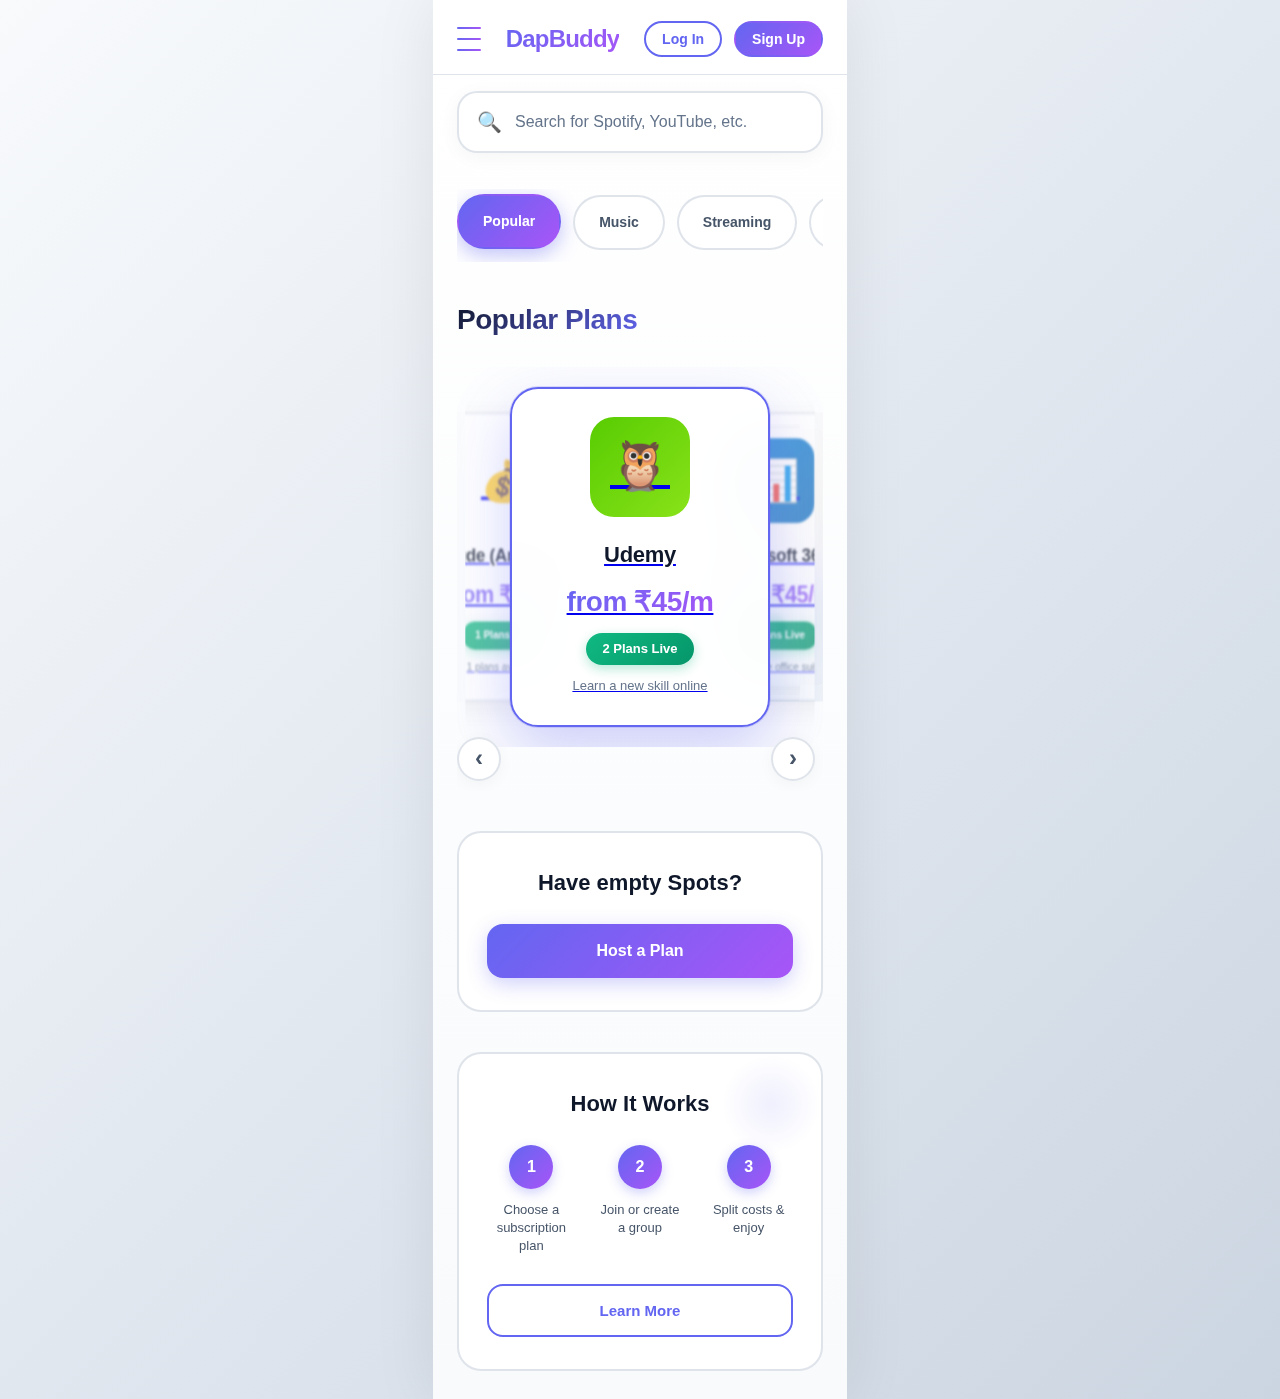
<file: index.html>
<!DOCTYPE html>
<html lang="en">
<head>
    <meta charset="UTF-8">
    <meta name="viewport" content="width=device-width, initial-scale=1.0">
    <!-- Standard PNG favicon -->
    <link rel="icon" type="image/png" href="assets/icons/Logo.png" sizes="32x32">

    <!-- Apple Touch Icon (for iOS/Android shortcuts) -->
    <link rel="apple-touch-icon" href="assets/icons/Logo.png">

    <title>DapBuddy - Never Pay the full price</title>
    <link rel="stylesheet" href="main.css">
</head>
<body>
    <div class="app-container">
        <header class="header">
            <div class="hamburger" id="hamburgerBtn">
                <span></span>
                <span></span>
                <span></span>
            </div>
            
            <div class="dropdown-menu" id="dropdownMenu">
                <div class="dropdown-section">
                    <div class="menu-item" data-page="subscriptions">
                        <span>Your Subscriptions</span>
                        <span class="menu-arrow">›</span>
                    </div>
                    <div class="menu-item" data-page="payment-methods">
                        <span>Payment Methods</span>
                        <span class="menu-arrow">›</span>
                    </div>
                    <div class="menu-item" data-page="wallet">
                        <span>In-App Wallet (Coins & Rewards)</span>
                        <span class="menu-arrow">›</span>
                    </div>
                    <div class="menu-item" data-page="achievements">
                        <span>Achievements / Badges</span>
                        <span class="menu-arrow">›</span>
                    </div>
                    <div class="menu-item" data-page="invite-earn">
                        <span>Invite & Earn</span>
                        <span class="menu-arrow">›</span>
                    </div>
                </div>
                
                <div class="dropdown-section">
                    <div class="setting-item">
                        <span>Dark Mode</span>
                        <div class="toggle-switch" id="themeToggle"></div>
                    </div>
                </div>
            </div>
            
            <div class="dropdown-overlay" id="dropdownOverlay"></div>
            
            <div class="logo">DapBuddy</div>

            <div class="header-actions">
                <div class="auth-buttons">
                    <button class="btn-secondary" id="loginBtn">Log In</button>
                    <button class="btn-primary" id="signupBtn">Sign Up</button>
                </div>
                <div class="profile-btn">
                    <span>U</span>
                </div>
            </div>

        </header>

        <main class="main-content">
            <div class="search-container">
                <input type="text" class="search-input" placeholder="Search for Spotify, YouTube, etc." id="searchInput">
                <div class="search-icon">🔍</div>
            </div>

            <div class="category-filters">
                <div class="filters-scroll">
                    <div class="filter-pill active">Popular</div>
                    <div class="filter-pill">Music</div>
                    <div class="filter-pill">Streaming</div>
                    <div class="filter-pill">AI & Productivity</div>
                    <div class="filter-pill">Software</div>
                    <div class="filter-pill">Security</div>
                    <div class="filter-pill">Education</div>
                    <div class="filter-pill">Cloud Storage</div>
                    <div class="filter-pill">Games</div>
                    <div class="filter-pill">E-commerce</div>
                </div>
            </div>

            <section class="featured-slideshow">
                <div class="section-header">
                    <h2 class="section-title">Popular Plans</h2>
                    <div class="slideshow-indicators-container">
                        <div class="slideshow-indicators" id="slideshowIndicators"></div>
                    </div>
                </div>
                <div class="slideshow-container">
                    <div class="slideshow-viewport">
                        <div class="slideshow-track" id="slideshowTrack">
                        </div>
                    </div>
                    <div class="slideshow-nav">
                        <button class="nav-btn prev-btn" id="slidePrevBtn">‹</button>
                        <button class="nav-btn next-btn" id="slideNextBtn">›</button>
                    </div>
                </div>
            </section>
            <section class="host-plan-section">
                <h3>Have empty Spots?</h3>
                <button class="cta-button host-plan-btn" id="hostPlanBtn">Host a Plan</button>
            </section>

            <section class="how-it-works">
                <h3>How It Works</h3>
                <div class="steps-grid">
                    <div class="step">
                        <div class="step-number">1</div>
                        <div class="step-text">Choose a subscription plan</div>
                    </div>
                    <div class="step">
                        <div class="step-number">2</div>
                        <div class="step-text">Join or create a group</div>
                    </div>
                    <div class="step">
                        <div class="step-number">3</div>
                        <div class="step-text">Split costs & enjoy</div>
                    </div>
                </div>
                <button class="learn-more-btn"><span>Learn More</span></button>
            </section>
        </main>
    </div>

    <div class="profile-menu-overlay" id="profileMenuOverlay">
        <div class="profile-menu-background" id="profileMenuBackground"></div>
        <div class="profile-menu-content" id="profileMenuContent">
            <div class="profile-header">
                <button class="back-button" id="profileBackBtn">‹</button>
                <div class="profile-avatar-container">
                    <div class="profile-avatar" id="profileAvatar">
                        <span>U</span>
                        <div class="edit-avatar-btn" id="editAvatarBtn">✎</div>
                    </div>
                    <div class="username">@Username</div>
                </div>
            </div>
            
            <div class="profile-menu-items">
                <div class="profile-menu-item" data-page="account">
                    <span>Account</span>
                    <span class="menu-arrow">›</span>
                </div>
                <div class="profile-menu-item" data-page="notifications">
                    <span>Notifications</span>
                    <span class="menu-arrow">›</span>
                </div>
                <div class="profile-menu-item" data-page="privacy-legal">
                    <span>Privacy & Legal</span>
                    <span class="menu-arrow">›</span>
                </div>
                <div class="profile-menu-item" data-page="help-support">
                    <span>Help & Support</span>
                    <span class="menu-arrow">›</span>
                </div>
                <div class="profile-menu-item logout-item" id="logoutBtn">
                    <span>Logout</span>
                </div>
            </div>
        </div>
    </div>

    <div class="avatar-edit-sheet" id="avatarEditSheet">
        <div class="sheet-backdrop" id="sheetBackdrop"></div>
        <div class="sheet-content">
            <div class="sheet-header">
                <div class="sheet-handle"></div>
                <h3>Edit Profile Picture</h3>
            </div>
            <div class="sheet-options">
                <div class="sheet-option" id="removePhotoBtn">
                    <span class="option-icon">✕</span>
                    <span>Remove Profile Picture</span>
                </div>
                <div class="sheet-option" id="cameraBtn">
                    <span class="option-icon">📷</span>
                    <span>Open Camera</span>
                </div>
                <div class="sheet-option" id="uploadBtn">
                    <span class="option-icon">📁</span>
                    <span>Upload from Device</span>
                </div>
            </div>
        </div>
    </div>

    <div class="plan-details-overlay" id="planDetailsOverlay">
        <div class="close-btn" id="closeOverlayBtn">&times;</div>
        
        <div class="details-content">
            <div class="comparison-table">
                <div class="comparison-column">
                    <h3 id="officialPlanName">Spotify Std Plan ☹️👎🏻</h3>
                    <div class="price" id="officialPlanPrice">₹179/month</div>
                    <span>Official Price</span>
                </div>
                <div class="comparison-column">
                    <h3>DapBuddy's Plan 😎👍🏻</h3>
                    <div class="price" id="dapPlanPrice">₹60/month</div>
                    <span>Your Price</span>
                </div>
            </div>

            <button class="invite-btn">Invite a Friend & Save More</button>
            <button class="cta-button checkout-button">Proceed to Checkout</button>
            
            <div class="price-breakdown">
                <details>
                    <summary>Price Breakdown</summary>
                    <div class="breakdown-content">
                        <div class="breakdown-row">
                            <span>Base Price (per seat)</span>
                            <span id="basePrice">₹47.96</span>
                        </div>
                        <div class="breakdown-row">
                            <span>Platform Fee</span>
                            <span id="platformFee">₹10.20</span>
                        </div>
                        <div class="breakdown-row">
                            <span>GST (18%)</span>
                            <span id="gstAmount">₹1.84</span>
                        </div>
                        <hr style="border-color: rgba(100, 116, 139, 0.2); margin: 8px 0;">
                        <div class="breakdown-row" style="font-weight: bold; color: #f1f5f9;">
                            <span>Total</span>
                            <span id="totalPrice">₹60.00</span>
                        </div>
                    </div>
                </details>
            </div>
        </div>
    </div>
        <div class="auth-overlay" id="authOverlay">
        <div class="auth-modal" id="authModal">
            <button class="close-auth-btn" id="closeAuthBtn">&times;</button>
            
            <div class="auth-form" id="loginForm">
                <h3>Welcome Back</h3>
                <p>Log in to continue your journey.</p>
                <input type="email" id="loginEmail" placeholder="Email">
                <input type="password" id="loginPassword" placeholder="Password">
                <button class="cta-button" id="loginSubmitBtn">Log In</button>
                <span class="auth-toggle">Don't have an account? <a href="#" id="showSignUp">Sign Up</a></span>
            </div>

            <div class="auth-form" id="signUpForm" style="display: none;">
                <h3>Create Account</h3>
                <p>Join DapBuddy and start saving today.</p>
                <input type="email" id="signUpEmail" placeholder="Email">
                <input type="password" id="signUpPassword" placeholder="Password">
                <input type="text" id="signUpUsername" placeholder="Username">
                <button class="cta-button" id="signUpSubmitBtn">Create Account</button>
                <span class="auth-toggle">Already have an account? <a href="#" id="showLogin">Log In</a></span>
            </div>
        </div>
    </div>
    <script type="module" src="main.js"></script>
</body>
</html>
</file>
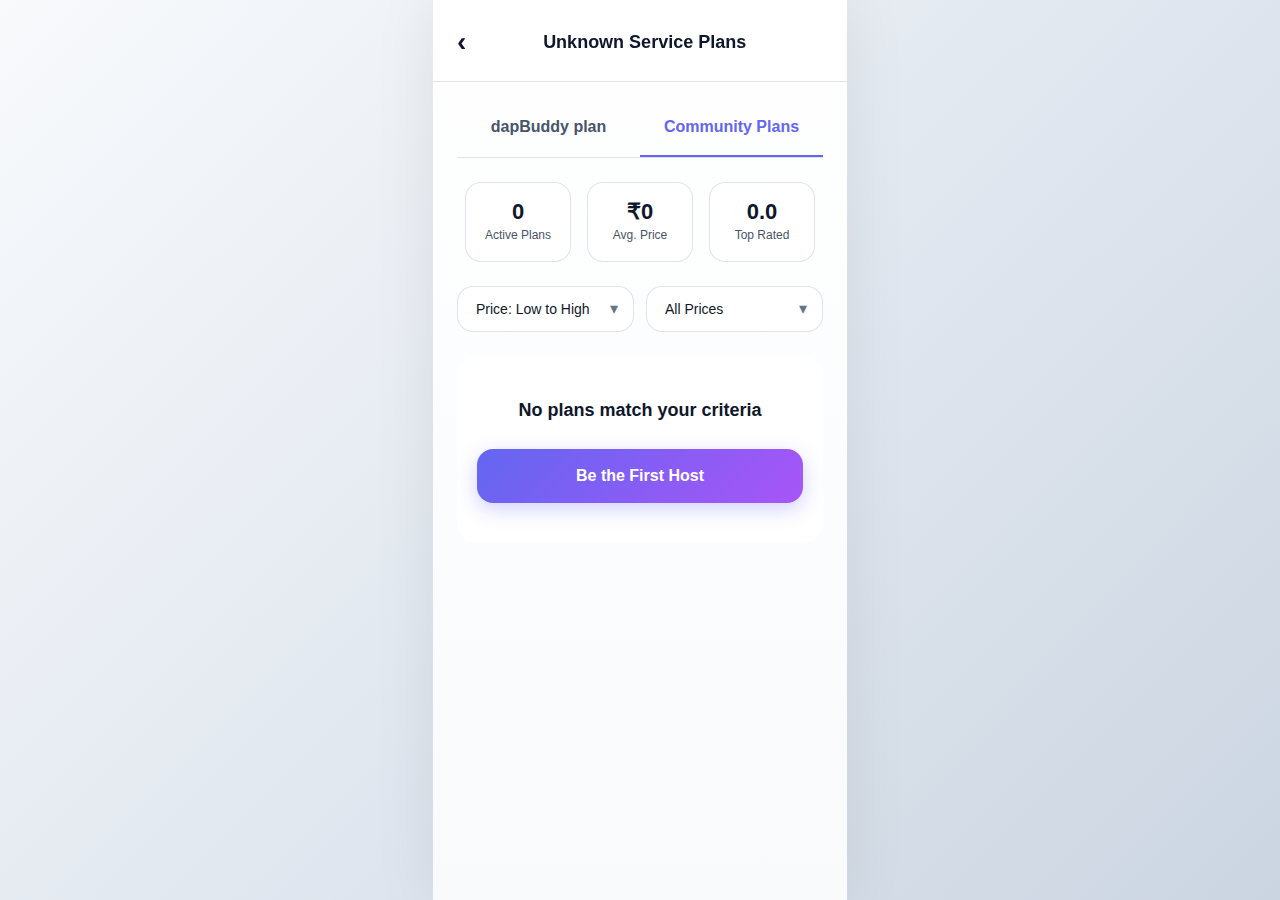
<file: marketplace.html>
<!DOCTYPE html>
<html lang="en">
<head>
    <meta charset="UTF-8">
    <meta name="viewport" content="width=device-width, initial-scale=1.0">
    <!-- Standard PNG favicon -->
    <link rel="icon" type="image/png" href="DapBuddy/assets/icons/Logo.png" sizes="32x32">

    <!-- Apple Touch Icon (for iOS/Android shortcuts) -->
    <link rel="apple-touch-icon" href="DapBuddy/assets/icons/Logo.png">

    <title>Marketplace - DapBuddy</title>
    <link rel="stylesheet" href="main.css">
</head>
<body>
    <div class="app-container">
        <header class="header">
            <a href="index.html" class="back-link">‹</a>
            <div class="header-title">Spotify Plans</div>
            <div class="header-actions">
            </div>
        </header>

        <main class="main-content">
            
            <div class="plan-tabs">
                <a href="#" class="plan-tab" id="dapbuddyPlanTab">dapBuddy plan</a>
                <a href="#" class="plan-tab active" id="communityPlansTab">Community Plans</a>
            </div>

            <div class="marketplace-stats">
                <div class="stat-item">
                    <div class="stat-value" id="totalPlans">0</div>
                    <div class="stat-label">Active Plans</div>
                </div>
                <div class="stat-item">
                    <div class="stat-value" id="avgPrice">₹--</div>
                    <div class="stat-label">Avg. Price</div>
                </div>
                <div class="stat-item">
                    <div class="stat-value" id="topRating">-.-</div>
                    <div class="stat-label">Top Rated</div>
                </div>
            </div>

            <div class="marketplace-filters">
                <div class="filter-dropdown">
                    <select class="filter-select" id="sortFilter">
                        <option value="price-low">Price: Low to High</option>
                        <option value="price-high">Price: High to Low</option>
                        <option value="rating">Rating: High to Low</option>
                        <option value="newest">Newest First</option>
                    </select>
                </div>
                <div class="filter-dropdown">
                    <select class="filter-select" id="priceFilter">
                        <option value="all">All Prices</option>
                        <option value="0-50">₹0 - ₹50</option>
                        <option value="50-70">₹50 - ₹70</option>
                        <option value="70+">₹70+</option>
                    </select>
                </div>
            </div>

            <div id="dapbuddy-plan-container" style="display: none;"></div>

            <div id="marketplace-container" class="marketplace-listings">

            <div id="marketplace-container" class="marketplace-listings">
            </div>
        </main>
    </div>

    <script type="module" src="main.js"></script>
</body>
</html>
</file>
<file: main.css>
/* Reset and Base Styles */
* {
    margin: 0;
    padding: 0;
    box-sizing: border-box;
}

:root {
    /* Dark Mode Colors (Default) */
    --bg-primary: linear-gradient(135deg, #0a0e27 0%, #16213e 50%, #1a2b52 100%);
    --bg-secondary: linear-gradient(180deg, #0a0e27 0%, #16213e 100%);
    --bg-card: rgba(30, 41, 69, 0.9);
    --bg-input: rgba(30, 41, 69, 0.7);
    --bg-filter: rgba(30, 41, 69, 0.7);
    --bg-header: rgba(10, 14, 39, 0.98);
    --text-primary: #f1f5f9;
    --text-secondary: #a7b3c7;
    --text-muted: #6b7791;
    --border-color: rgba(120, 140, 180, 0.15);
    --border-active: rgba(99, 102, 241, 0.4);
    --shadow-primary: rgba(0, 0, 0, 0.4);
    --shadow-light: rgba(0, 0, 0, 0.2);
    --accent-primary: #6366f1;
    --accent-secondary: #a855f7;
    --success-color: #10b981;
    --gradient-primary: linear-gradient(135deg, #6366f1 0%, #a855f7 100%);
    --gradient-success: linear-gradient(135deg, #10b981 0%, #059669 100%);
}

[data-theme="light"] {
    /* Light Mode Colors */
    --bg-primary: linear-gradient(135deg, #f8fafc 0%, #e2e8f0 50%, #cbd5e1 100%);
    --bg-secondary: linear-gradient(180deg, #ffffff 0%, #f8fafc 100%);
    --bg-card: rgba(255, 255, 255, 0.95);
    --bg-input: rgba(255, 255, 255, 0.9);
    --bg-filter: rgba(255, 255, 255, 0.9);
    --bg-header: rgba(255, 255, 255, 0.98);
    --text-primary: #0f172a;
    --text-secondary: #475569;
    --text-muted: #64748b;
    --border-color: rgba(148, 163, 184, 0.3);
    --border-active: rgba(99, 102, 241, 0.5);
    --shadow-primary: rgba(0, 0, 0, 0.08);
    --shadow-light: rgba(0, 0, 0, 0.04);
}

body {
    font-family: 'SF Pro Display', 'Inter', -apple-system, BlinkMacSystemFont, 'Segoe UI', Roboto, sans-serif;
    background: var(--bg-primary);
    color: var(--text-primary);
    min-height: 100vh;
    overflow-x: hidden;
    line-height: 1.6;
    transition: all 0.3s cubic-bezier(0.4, 0, 0.2, 1);
    -webkit-font-smoothing: antialiased;
    -moz-osx-font-smoothing: grayscale;
}

/* App Container */
.app-container {
    max-width: 414px;
    margin: 0 auto;
    background: var(--bg-secondary);
    min-height: 100vh;
    position: relative;
    box-shadow: 0 0 60px var(--shadow-primary);
    transition: all 0.3s cubic-bezier(0.4, 0, 0.2, 1);
}

/* Header Styles */
.header {
    display: flex;
    justify-content: space-between;
    align-items: center;
    padding: 20px 24px 16px;
    background: var(--bg-header);
    backdrop-filter: blur(30px);
    border-bottom: 1px solid var(--border-color);
    position: sticky;
    top: 0;
    z-index: 100;
    transition: all 0.3s cubic-bezier(0.4, 0, 0.2, 1);
}

.hamburger {
    width: 24px;
    height: 24px;
    display: flex;
    flex-direction: column;
    justify-content: space-between;
    cursor: pointer;
    transition: all 0.3s cubic-bezier(0.4, 0, 0.2, 1);
    position: relative;
    z-index: 110;
}

.hamburger span {
    width: 100%;
    height: 2px;
    background: var(--gradient-primary);
    border-radius: 2px;
    transition: all 0.3s cubic-bezier(0.4, 0, 0.2, 1);
    transform-origin: center;
}

.hamburger:hover span {
    box-shadow: 0 0 12px rgba(99, 102, 241, 0.6);
    transform: scaleY(1.2);
}

.hamburger.active span:nth-child(1) {
    transform: translateY(7px) rotate(45deg);
}

.hamburger.active span:nth-child(2) {
    opacity: 0;
    transform: scaleX(0);
}

.hamburger.active span:nth-child(3) {
    transform: translateY(-7px) rotate(-45deg);
}

/* Dropdown Menu */
.dropdown-menu {
    position: absolute;
    top: 100%;
    left: 24px;
    right: 24px;
    background: var(--bg-card);
    backdrop-filter: blur(30px);
    border: 1px solid var(--border-color);
    border-radius: 20px;
    box-shadow: 0 12px 40px var(--shadow-primary);
    transform: translateY(-20px);
    opacity: 0;
    visibility: hidden;
    transition: all 0.4s cubic-bezier(0.4, 0, 0.2, 1);
    z-index: 105;
    overflow: hidden;
}

.dropdown-menu.show {
    transform: translateY(8px);
    opacity: 1;
    visibility: visible;
}

.dropdown-section {
    padding: 24px;
    border-bottom: 1px solid var(--border-color);
}

.dropdown-section:last-child {
    border-bottom: none;
}

.menu-item {
    display: flex;
    justify-content: space-between;
    align-items: center;
    padding: 18px 0;
    color: var(--text-primary);
    font-size: 16px;
    font-weight: 500;
    cursor: pointer;
    transition: all 0.3s cubic-bezier(0.4, 0, 0.2, 1);
    border-bottom: 1px solid var(--border-color);
    border-radius: 8px;
    position: relative;
    overflow: hidden;
}

.menu-item:last-child {
    border-bottom: none;
}

.menu-item::before {
    content: '';
    position: absolute;
    left: 0;
    top: 0;
    height: 100%;
    width: 4px;
    background: var(--gradient-primary);
    transform: scaleY(0);
    transition: transform 0.3s cubic-bezier(0.4, 0, 0.2, 1);
    border-radius: 0 4px 4px 0;
}

.menu-item:hover {
    color: var(--accent-primary);
    transform: translateX(6px);
    background: rgba(99, 102, 241, 0.05);
    padding-left: 12px;
    padding-right: 12px;
}

.menu-item:hover::before {
    transform: scaleY(1);
}

.menu-arrow {
    color: var(--text-muted);
    font-size: 20px;
    transition: all 0.3s cubic-bezier(0.4, 0, 0.2, 1);
}

.menu-item:hover .menu-arrow {
    color: var(--accent-primary);
    transform: translateX(4px) scale(1.1);
}

.setting-item {
    display: flex;
    justify-content: space-between;
    align-items: center;
    padding: 16px 0;
    color: var(--text-secondary);
    font-size: 15px;
}

/* Toggle Switch */
.toggle-switch {
    position: relative;
    width: 52px;
    height: 28px;
    background: var(--border-color);
    border-radius: 14px;
    cursor: pointer;
    transition: all 0.3s cubic-bezier(0.4, 0, 0.2, 1);
    box-shadow: inset 0 2px 4px rgba(0, 0, 0, 0.1);
}

.toggle-switch.active {
    background: var(--gradient-primary);
    box-shadow: 0 4px 12px rgba(99, 102, 241, 0.3);
}

.toggle-switch::before {
    content: '';
    position: absolute;
    top: 2px;
    left: 2px;
    width: 24px;
    height: 24px;
    background: white;
    border-radius: 50%;
    transition: all 0.3s cubic-bezier(0.4, 0, 0.2, 1);
    box-shadow: 0 2px 8px rgba(0, 0, 0, 0.2);
}

.toggle-switch.active::before {
    transform: translateX(24px);
    box-shadow: 0 4px 12px rgba(0, 0, 0, 0.15);
}

.logo {
    font-size: 24px;
    font-weight: 800;
    background: var(--gradient-primary);
    -webkit-background-clip: text;
    -webkit-text-fill-color: transparent;
    background-clip: text;
    letter-spacing: -0.8px;
    position: relative;
}

.logo::after {
    content: '';
    position: absolute;
    bottom: -2px;
    left: 0;
    width: 100%;
    height: 2px;
    background: var(--gradient-primary);
    transform: scaleX(0);
    transition: transform 0.3s cubic-bezier(0.4, 0, 0.2, 1);
}

.logo:hover::after {
    transform: scaleX(1);
}

.profile-btn {
    width: 40px;
    height: 40px;
    background: var(--gradient-primary);
    border-radius: 50%;
    display: flex;
    align-items: center;
    justify-content: center;
    cursor: pointer;
    transition: all 0.3s cubic-bezier(0.4, 0, 0.2, 1);
    position: relative;
    overflow: hidden;
    box-shadow: 0 4px 12px rgba(99, 102, 241, 0.3);
}

.profile-btn::before {
    content: '';
    position: absolute;
    inset: 2px;
    background: var(--bg-header);
    border-radius: 50%;
    transition: all 0.3s cubic-bezier(0.4, 0, 0.2, 1);
}

.profile-btn span {
    position: relative;
    z-index: 1;
    font-size: 18px;
    font-weight: 700;
    background: var(--gradient-primary);
    -webkit-background-clip: text;
    -webkit-text-fill-color: transparent;
    background-clip: text;
}

.profile-btn:hover {
    transform: scale(1.1) rotate(5deg);
    box-shadow: 0 8px 25px rgba(99, 102, 241, 0.5);
}

.profile-btn:active {
    transform: scale(0.95);
}

/* Main Content */
.main-content {
    padding: 28px 24px;
    transition: all 0.3s cubic-bezier(0.4, 0, 0.2, 1);
}

/* Search Styles */
.search-container {
    position: relative;
    margin-bottom: 36px;
}

.search-input {
    width: 100%;
    padding: 20px 24px 20px 56px;
    background: var(--bg-input);
    backdrop-filter: blur(20px);
    border: 2px solid var(--border-color);
    border-radius: 20px;
    font-size: 16px;
    color: var(--text-primary);
    outline: none;
    transition: all 0.3s cubic-bezier(0.4, 0, 0.2, 1);
    box-shadow: 0 4px 20px var(--shadow-light);
    font-weight: 500;
}

.search-input::placeholder {
    color: var(--text-muted);
    font-weight: 400;
}

.search-input:focus {
    border-color: var(--accent-primary);
    box-shadow: 0 0 0 4px rgba(99, 102, 241, 0.1), 0 8px 30px rgba(99, 102, 241, 0.2);
    background: var(--bg-card);
    transform: translateY(-1px);
}

.search-icon {
    position: absolute;
    left: 20px;
    top: 50%;
    transform: translateY(-50%);
    font-size: 20px;
    color: var(--text-muted);
    transition: all 0.3s cubic-bezier(0.4, 0, 0.2, 1);
}

.search-input:focus + .search-icon {
    color: var(--accent-primary);
    transform: translateY(-50%) scale(1.1);
}

/* Filter Styles */
.category-filters {
    margin-bottom: 36px;
}

.filters-scroll {
    display: flex;
    gap: 12px;
    overflow-x: auto;
    padding: 6px 0 12px;
    scrollbar-width: none;
    -ms-overflow-style: none;
}

.filters-scroll::-webkit-scrollbar {
    display: none;
}

.filter-pill {
    flex-shrink: 0;
    padding: 14px 24px;
    border-radius: 28px;
    font-size: 14px;
    font-weight: 600;
    cursor: pointer;
    transition: all 0.3s cubic-bezier(0.4, 0, 0.2, 1);
    border: 2px solid var(--border-color);
    background: var(--bg-filter);
    color: var(--text-secondary);
    white-space: nowrap;
    position: relative;
    overflow: hidden;
}

.filter-pill::before {
    content: '';
    position: absolute;
    inset: 0;
    background: var(--gradient-primary);
    opacity: 0;
    transition: opacity 0.3s cubic-bezier(0.4, 0, 0.2, 1);
}

.filter-pill span {
    position: relative;
    z-index: 1;
}

.filter-pill.active {
    background: var(--gradient-primary);
    color: white;
    border-color: transparent;
    box-shadow: 0 6px 20px rgba(99, 102, 241, 0.4);
    transform: translateY(-1px);
}

.filter-pill:hover:not(.active) {
    background: var(--bg-card);
    color: var(--text-primary);
    transform: translateY(-2px);
    box-shadow: 0 4px 12px var(--shadow-light);
    border-color: var(--accent-primary);
}

.filter-pill:hover:not(.active)::before {
    opacity: 0.1;
}

/* Enhanced Slideshow Styles */
.featured-slideshow {
    margin-bottom: 40px;
}

.section-header {
    display: flex;
    justify-content: space-between;
    align-items: center;
    margin-bottom: 24px;
}

.section-title {
    font-size: 28px;
    font-weight: 800;
    color: var(--text-primary);
    background: linear-gradient(135deg, var(--text-primary), var(--accent-primary));
    -webkit-background-clip: text;
    -webkit-text-fill-color: transparent;
    background-clip: text;
    letter-spacing: -0.5px;
}

.slideshow-indicators {
    display: flex;
    gap: 8px;
    align-items: center;
    transition: transform 0.4s cubic-bezier(0.4, 0, 0.2, 1); /* ADD THIS LINE */
}

.indicator {
    width: 8px;
    height: 8px;
    border-radius: 50%;
    background: var(--border-color);
    transition: all 0.3s cubic-bezier(0.4, 0, 0.2, 1);
    cursor: pointer;
}

.indicator.active {
    background: var(--accent-primary);
    transform: scale(1.3);
    box-shadow: 0 0 10px rgba(99, 102, 241, 0.5);
}

.indicator:hover:not(.active) {
    background: var(--text-muted);
    transform: scale(1.1);
}

.slideshow-container {
    position: relative;
    width: 100%;
    overflow: hidden;
}

.slideshow-viewport {
    position: relative;
    width: 100%;
    height: 380px;
    overflow: hidden;
    perspective: 1200px;
    border-radius: 24px;
}
.slideshow-indicators-container {
    width: 90px; /* Sets a fixed viewport size for the indicators */
    overflow: hidden; /* Hides the indicators that overflow this viewport */
    position: relative;
}

.slideshow-track {
    position: relative;
    width: 100%;
    height: 100%;
    display: flex;
    align-items: center;
    justify-content: center;
    transition: transform 0.4s cubic-bezier(0.4, 0, 0.2, 1);
}

.slide {
    position: absolute;
    width: 260px;
    height: 340px;
    background: var(--bg-card);
    backdrop-filter: blur(30px);
    border: 2px solid var(--border-color);
    border-radius: 28px;
    padding: 28px 24px;
    transition: all 0.8s cubic-bezier(0.4, 0, 0.2, 1);
    opacity: 0.3;
    transform: scale(0.75) translateX(150px) rotateY(35deg);
    filter: blur(3px);
    z-index: 1;
    cursor: pointer;
    overflow: hidden;
    box-shadow: 0 8px 32px var(--shadow-primary);
}

.slide::before {
    content: '';
    position: absolute;
    top: 0;
    left: -100%;
    width: 100%;
    height: 100%;
    background: linear-gradient(90deg, transparent, rgba(99, 102, 241, 0.1), transparent);
    transition: left 0.8s cubic-bezier(0.4, 0, 0.2, 1);
}

.slide.active {
    opacity: 1;
    transform: scale(1) translateX(0) rotateY(0deg);
    filter: blur(0);
    z-index: 5;
    border-color: var(--accent-primary);
    box-shadow: 0 24px 60px rgba(99, 102, 241, 0.3), 0 0 0 1px rgba(99, 102, 241, 0.2);
}

.slide.active::before {
    left: 100%;
}

.slide.prev {
    opacity: 0.7;
    transform: scale(0.85) translateX(-160px) rotateY(-25deg);
    filter: blur(1px);
    z-index: 3;
}

.slide.next {
    opacity: 0.7;
    transform: scale(0.85) translateX(160px) rotateY(25deg);
    filter: blur(1px);
    z-index: 3;
}

.slide-content {
    display: flex;
    flex-direction: column;
    align-items: center;
    text-align: center;
    height: 100%;
    position: relative;
    overflow: hidden;
}

.slide-icon {
    width: 100px;
    height: 100px;
    margin-bottom: 20px;
    position: relative;
    display: flex;
    align-items: center;
    justify-content: center;
}

.service-logo {
    width: 100%;
    height: 100%;
    border-radius: 24px;
    display: flex;
    align-items: center;
    justify-content: center;
    font-size: 48px;
    font-weight: bold;
    color: white;
    position: relative;
    overflow: hidden;
    transition: all 0.3s cubic-bezier(0.4, 0, 0.2, 1);
}

.service-logo::before {
    content: '';
    position: absolute;
    inset: 0;
    background: linear-gradient(45deg, transparent 30%, rgba(255,255,255,0.1) 50%, transparent 70%);
    transform: translateX(-100%);
    transition: transform 0.6s ease;
}

.slide.active .service-logo::before {
    transform: translateX(100%);
}

.spotify { background: linear-gradient(135deg, #1db954, #1ed760); }
.netflix { background: linear-gradient(135deg, #e50914, #f40612); }
.chatgpt { background: linear-gradient(135deg, #10a37f, #1a7f64); }
.microsoft { background: linear-gradient(135deg, #0078d4, #106ebe); }
.nordvpn { background: linear-gradient(135deg, #4687ff, #52a3ff); }
.duolingo { background: linear-gradient(135deg, #58cc02, #89e219); }
.icloud { background: linear-gradient(135deg, #007aff, #5e9cff); }
.xbox { background: linear-gradient(135deg, #107c10, #13a010); }
.amazon { background: linear-gradient(135deg, #ff9900, #ffad33); }

.slide-info h3 {
    font-size: 22px;
    font-weight: 800;
    color: var(--text-primary);
    margin-bottom: 8px;
    letter-spacing: -0.3px;
}

.slide-price {
    font-size: 28px;
    font-weight: 900;
    background: var(--gradient-primary);
    -webkit-background-clip: text;
    -webkit-text-fill-color: transparent;
    background-clip: text;
    margin-bottom: 8px;
    letter-spacing: -0.5px;
}

.slide-savings {
    font-size: 13px;
    color: white;
    font-weight: 700;
    background: var(--gradient-success);
    padding: 6px 16px;
    border-radius: 20px;
    display: inline-block;
    margin-bottom: 12px;
    box-shadow: 0 4px 12px rgba(16, 185, 129, 0.3);
}

.slide-description {
    font-size: 13px;
    color: var(--text-muted);
    line-height: 1.4;
    font-weight: 500;
}

.slideshow-nav {
    position: relative;
    bottom: 10px;
    left: 50%;
    transform: translateX(-50%);
    display: flex;
    gap: 270px;
    z-index: 10;
}

.nav-btn {
    width: 44px;
    height: 44px;
    border-radius: 50%;
    border: 2px solid var(--border-color);
    background: var(--bg-card);
    backdrop-filter: blur(20px);
    color: var(--text-secondary);
    font-size: 24px;
    font-weight: bold;
    cursor: pointer;
    display: flex;
    align-items: center;
    justify-content: center;
    transition: all 0.3s cubic-bezier(0.4, 0, 0.2, 1);
    padding-bottom: 2px;
    box-shadow: 0 4px 16px var(--shadow-light);
}

.nav-btn:hover {
    background: var(--bg-input);
    color: var(--accent-primary);
    transform: scale(1.15);
    border-color: var(--accent-primary);
    box-shadow: 0 8px 24px rgba(99, 102, 241, 0.2);
}

.nav-btn:active {
    transform: scale(0.95);
}

/* How It Works Section */
.how-it-works {
    background: var(--bg-card);
    backdrop-filter: blur(20px);
    border: 2px solid var(--border-color);
    border-radius: 24px;
    padding: 32px 28px;
    margin-top: 40px;
    position: relative;
    overflow: hidden;
}

.how-it-works::before {
    content: '';
    position: absolute;
    top: 0;
    right: 0;
    width: 100px;
    height: 100px;
    background: radial-gradient(circle, rgba(99, 102, 241, 0.1) 0%, transparent 70%);
    border-radius: 50%;
}

.how-it-works h3 {
    font-size: 22px;
    font-weight: 700;
    color: var(--text-primary);
    margin-bottom: 24px;
    text-align: center;
}

.steps-grid {
    display: grid;
    grid-template-columns: repeat(3, 1fr);
    gap: 20px;
    margin-bottom: 28px;
}

.step {
    text-align: center;
    position: relative;
}

.step-number {
    width: 44px;
    height: 44px;
    background: var(--gradient-primary);
    color: white;
    border-radius: 50%;
    display: flex;
    align-items: center;
    justify-content: center;
    font-weight: 800;
    font-size: 16px;
    margin: 0 auto 12px;
    box-shadow: 0 4px 12px rgba(99, 102, 241, 0.3);
    transition: all 0.3s cubic-bezier(0.4, 0, 0.2, 1);
}

.step:hover .step-number {
    transform: scale(1.1) rotate(5deg);
    box-shadow: 0 6px 20px rgba(99, 102, 241, 0.4);
}

.step-text {
    font-size: 13px;
    color: var(--text-secondary);
    line-height: 1.4;
    font-weight: 500;
}

.learn-more-btn {
    width: 100%;
    padding: 16px 24px;
    background: transparent;
    color: var(--accent-primary);
    border: 2px solid var(--accent-primary);
    border-radius: 16px;
    font-size: 15px;
    font-weight: 700;
    cursor: pointer;
    transition: all 0.3s cubic-bezier(0.4, 0, 0.2, 1);
    position: relative;
    overflow: hidden;
}

.learn-more-btn::before {
    content: '';
    position: absolute;
    inset: 0;
    background: var(--gradient-primary);
    opacity: 0;
    transition: opacity 0.3s cubic-bezier(0.4, 0, 0.2, 1);
}

.learn-more-btn span {
    position: relative;
    z-index: 1;
}

.learn-more-btn:hover {
    color: white;
    transform: translateY(-2px);
    box-shadow: 0 8px 24px rgba(99, 102, 241, 0.3);
}

.learn-more-btn:hover::before {
    opacity: 1;
}

/* Button Styles */
.cta-button {
    width: 100%;
    padding: 18px 24px;
    background: var(--gradient-primary);
    color: white;
    border: none;
    border-radius: 16px;
    font-size: 16px;
    font-weight: 700;
    cursor: pointer;
    transition: all 0.3s cubic-bezier(0.4, 0, 0.2, 1);
    position: relative;
    overflow: hidden;
    box-shadow: 0 6px 20px rgba(99, 102, 241, 0.3);
}

.cta-button::before {
    content: '';
    position: absolute;
    top: 0;
    left: -100%;
    width: 100%;
    height: 100%;
    background: linear-gradient(90deg, transparent, rgba(255, 255, 255, 0.3), transparent);
    transition: left 0.6s ease;
}

.cta-button:hover::before {
    left: 100%;
}

.cta-button:hover {
    transform: translateY(-3px);
    box-shadow: 0 12px 36px rgba(99, 102, 241, 0.4);
}

.cta-button:active {
    transform: translateY(-1px);
}

/* Dropdown Menu Overlay */
.dropdown-overlay {
    position: fixed;
    inset: 0;
    background: transparent;
    z-index: 100;
    opacity: 0;
    visibility: hidden;
    transition: all 0.3s cubic-bezier(0.4, 0, 0.2, 1);
}

.dropdown-overlay.show {
    opacity: 1;
    visibility: visible;
}

/* Profile Menu and Other Components */
.profile-menu-overlay {
    position: fixed;
    inset: 0;
    z-index: 300;
    visibility: hidden;
    opacity: 0;
    transition: all 0.4s cubic-bezier(0.4, 0, 0.2, 1);
}

.profile-menu-overlay.visible {
    visibility: visible;
    opacity: 1;
}

.profile-menu-background {
    position: absolute;
    inset: 0;
    background: rgba(0, 0, 0, 0.6);
    backdrop-filter: blur(20px);
}

.profile-menu-content {
    position: absolute;
    top: 0;
    left: 0;
    right: 0;
    bottom: 0;
    background: var(--bg-secondary);
    transform: translateX(100%);
    transition: transform 0.4s cubic-bezier(0.4, 0, 0.2, 1);
    overflow-y: auto;
}

.profile-menu-overlay.visible .profile-menu-content {
    transform: translateX(0);
}

.profile-header {
    padding: 60px 24px 40px;
    text-align: center;
    background: var(--bg-header);
    border-bottom: 1px solid var(--border-color);
    position: relative;
}

.back-button {
    position: absolute;
    top: 20px;
    left: 24px;
    width: 44px;
    height: 44px;
    background: transparent;
    border: 2px solid var(--border-color);
    border-radius: 50%;
    display: flex;
    align-items: center;
    justify-content: center;
    font-size: 24px;
    color: var(--text-primary);
    cursor: pointer;
    transition: all 0.3s cubic-bezier(0.4, 0, 0.2, 1);
}

.back-button:hover {
    background: var(--bg-card);
    transform: scale(1.1);
    border-color: var(--accent-primary);
}

.profile-avatar-container {
    display: flex;
    flex-direction: column;
    align-items: center;
    gap: 16px;
}

.profile-avatar {
    width: 120px;
    height: 120px;
    background: var(--gradient-primary);
    border-radius: 50%;
    display: flex;
    align-items: center;
    justify-content: center;
    font-size: 48px;
    font-weight: 700;
    color: white;
    position: relative;
    box-shadow: 0 12px 40px rgba(99, 102, 241, 0.4);
    transition: all 0.3s cubic-bezier(0.4, 0, 0.2, 1);
}

.edit-avatar-btn {
    position: absolute;
    bottom: 0;
    right: 0;
    width: 36px;
    height: 36px;
    background: var(--bg-card);
    border: 2px solid var(--border-color);
    border-radius: 50%;
    display: flex;
    align-items: center;
    justify-content: center;
    font-size: 16px;
    color: var(--text-primary);
    cursor: pointer;
    transition: all 0.3s cubic-bezier(0.4, 0, 0.2, 1);
}

.edit-avatar-btn:hover {
    background: var(--accent-primary);
    color: white;
    transform: scale(1.1);
    border-color: var(--accent-primary);
}

.username {
    font-size: 20px;
    font-weight: 600;
    color: var(--accent-primary);
}

.profile-menu-items {
    padding: 32px 24px;
}

.profile-menu-item {
    display: flex;
    justify-content: space-between;
    align-items: center;
    padding: 20px 0;
    color: var(--text-primary);
    font-size: 18px;
    font-weight: 500;
    cursor: pointer;
    transition: all 0.3s cubic-bezier(0.4, 0, 0.2, 1);
    border-bottom: 1px solid var(--border-color);
    border-radius: 8px;
}

.profile-menu-item:last-child {
    border-bottom: none;
}

.profile-menu-item:hover {
    color: var(--accent-primary);
    transform: translateX(8px);
    background: rgba(99, 102, 241, 0.05);
    padding-left: 16px;
    padding-right: 16px;
}

.profile-menu-item:hover .menu-arrow {
    color: var(--accent-primary);
    transform: translateX(4px);
}

.logout-item {
    color: #ef4444 !important;
    margin-top: 20px;
    padding-top: 20px;
    border-top: 1px solid var(--border-color);
}

.logout-item:hover {
    color: #dc2626 !important;
    background: rgba(239, 68, 68, 0.1) !important;
}

/* Avatar Edit Bottom Sheet */
.avatar-edit-sheet {
    position: fixed;
    inset: 0;
    z-index: 400;
    visibility: hidden;
    opacity: 0;
    transition: all 0.3s cubic-bezier(0.4, 0, 0.2, 1);
}

.avatar-edit-sheet.visible {
    visibility: visible;
    opacity: 1;
}

.sheet-backdrop {
    position: absolute;
    inset: 0;
    background: rgba(0, 0, 0, 0.6);
    backdrop-filter: blur(15px);
}

.sheet-content {
    position: absolute;
    bottom: 0;
    left: 0;
    right: 0;
    background: var(--bg-card);
    border-radius: 28px 28px 0 0;
    padding: 28px 24px 32px;
    transform: translateY(100%);
    transition: transform 0.3s cubic-bezier(0.4, 0, 0.2, 1);
    border-top: 2px solid var(--border-color);
}

.avatar-edit-sheet.visible .sheet-content {
    transform: translateY(0);
}

.sheet-header {
    text-align: center;
    margin-bottom: 24px;
    position: relative;
}

.sheet-handle {
    width: 40px;
    height: 4px;
    background: var(--text-muted);
    border-radius: 2px;
    margin: 0 auto 16px;
    opacity: 0.5;
}

.sheet-header h3 {
    font-size: 18px;
    font-weight: 700;
    color: var(--text-primary);
}

.sheet-options {
    display: flex;
    flex-direction: column;
    gap: 4px;
}

.sheet-option {
    display: flex;
    align-items: center;
    gap: 16px;
    padding: 18px 16px;
    border-radius: 16px;
    cursor: pointer;
    transition: all 0.3s cubic-bezier(0.4, 0, 0.2, 1);
    font-size: 16px;
    color: var(--text-primary);
    font-weight: 500;
}

.sheet-option:hover {
    background: var(--bg-input);
    transform: translateX(4px);
}

.option-icon {
    width: 24px;
    height: 24px;
    display: flex;
    align-items: center;
    justify-content: center;
    font-size: 18px;
    color: var(--accent-primary);
}

/* Plan Details Overlay */
.plan-details-overlay {
    position: fixed;
    inset: 0;
    background: rgba(10, 14, 39, 0.9);
    backdrop-filter: blur(30px);
    z-index: 200;
    overflow-y: auto;
    padding: 24px;
    visibility: hidden;
    opacity: 0;
    transform: translateY(100%);
    transition: all 0.5s cubic-bezier(0.4, 0, 0.2, 1);
}

.plan-details-overlay.visible {
    visibility: visible;
    opacity: 1;
    transform: translateY(0);
}

.close-btn {
    position: sticky;
    top: 0;
    left: calc(100% - 40px);
    width: 40px;
    height: 40px;
    background: rgba(255, 255, 255, 0.1);
    border: 2px solid rgba(255, 255, 255, 0.2);
    color: white;
    border-radius: 50%;
    display: flex;
    align-items: center;
    justify-content: center;
    font-size: 24px;
    font-weight: bold;
    cursor: pointer;
    z-index: 210;
    transition: all 0.3s cubic-bezier(0.4, 0, 0.2, 1);
}

.close-btn:hover {
    background: rgba(255, 255, 255, 0.2);
    transform: scale(1.1) rotate(90deg);
    border-color: var(--accent-primary);
}

.details-content {
    padding-top: 40px;
}

.comparison-table {
    display: flex;
    flex-direction: column;
    gap: 20px;
    margin-bottom: 40px;
}

.comparison-column {
    flex: 1;
    background: var(--bg-card);
    border: 2px solid var(--border-color);
    border-radius: 20px;
    padding: 24px 20px;
    text-align: center;
    transition: all 0.3s cubic-bezier(0.4, 0, 0.2, 1);
}

.comparison-column:hover {
    transform: translateY(-4px);
    box-shadow: 0 12px 32px var(--shadow-primary);
}

.comparison-column h3 {
    font-size: 16px;
    font-weight: 600;
    margin-bottom: 12px;
    color: var(--text-secondary);
}

.comparison-column .price {
    font-size: 28px;
    font-weight: 800;
    margin-bottom: 8px;
}

.comparison-column:last-child {
    border-color: var(--accent-primary);
}

.comparison-column:last-child .price {
    background: var(--gradient-primary);
    -webkit-background-clip: text;
    -webkit-text-fill-color: transparent;
    background-clip: text;
}

.invite-btn {
    width: 100%;
    padding: 18px 24px;
    background: transparent;
    border: 2px solid var(--accent-primary);
    color: var(--accent-primary);
    border-radius: 16px;
    font-size: 16px;
    font-weight: 700;
    cursor: pointer;
    transition: all 0.3s cubic-bezier(0.4, 0, 0.2, 1);
    margin-bottom: 20px;
    position: relative;
    overflow: hidden;
}

.invite-btn::before {
    content: '';
    position: absolute;
    inset: 0;
    background: var(--gradient-primary);
    opacity: 0;
    transition: opacity 0.3s cubic-bezier(0.4, 0, 0.2, 1);
}

.invite-btn span {
    position: relative;
    z-index: 1;
}

.invite-btn:hover {
    color: white;
    transform: translateY(-2px);
    box-shadow: 0 8px 24px rgba(99, 102, 241, 0.3);
}

.invite-btn:hover::before {
    opacity: 1;
}

.checkout-button {
    margin-bottom: 40px;
}

/* Price Breakdown */
.price-breakdown details {
    background: var(--bg-card);
    border-radius: 16px;
    border: 2px solid var(--border-color);
    padding: 20px;
    transition: all 0.3s cubic-bezier(0.4, 0, 0.2, 1);
}

.price-breakdown details:hover {
    border-color: var(--accent-primary);
    box-shadow: 0 4px 16px rgba(99, 102, 241, 0.1);
}

.price-breakdown summary {
    font-weight: 700;
    cursor: pointer;
    list-style: none;
    display: flex;
    justify-content: space-between;
    align-items: center;
    color: var(--text-primary);
    font-size: 16px;
}

.price-breakdown summary::after {
    content: '+';
    font-size: 28px;
    color: var(--accent-primary);
    transition: transform 0.3s cubic-bezier(0.4, 0, 0.2, 1);
    font-weight: 300;
}

.price-breakdown details[open] summary::after {
    transform: rotate(45deg);
}

.breakdown-content {
    margin-top: 20px;
    padding-top: 20px;
    border-top: 1px solid var(--border-color);
    color: var(--text-secondary);
}

.breakdown-row {
    display: flex;
    justify-content: space-between;
    margin-bottom: 12px;
    font-size: 14px;
    font-weight: 500;
}

.breakdown-row:last-child {
    margin-bottom: 0;
}

/* Animations */
@keyframes bounce {
    0%, 20%, 50%, 80%, 100% { 
        transform: translateY(0); 
    }
    40% { 
        transform: translateY(-8px); 
    }
    60% { 
        transform: translateY(-4px); 
    }
}

@keyframes fadeInUp {
    from { 
        opacity: 0; 
        transform: translateY(40px); 
    }
    to { 
        opacity: 1; 
        transform: translateY(0); 
    }
}

@keyframes slideIn {
    from {
        opacity: 0;
        transform: translateX(-20px);
    }
    to {
        opacity: 1;
        transform: translateX(0);
    }
}

@keyframes pulse {
    0% {
        box-shadow: 0 0 0 0 rgba(99, 102, 241, 0.4);
    }
    70% {
        box-shadow: 0 0 0 10px rgba(99, 102, 241, 0);
    }
    100% {
        box-shadow: 0 0 0 0 rgba(99, 102, 241, 0);
    }
}

@keyframes shimmer {
    0% {
        background-position: -200px 0;
    }
    100% {
        background-position: 200px 0;
    }
}
@keyframes pulse-glow {
  0%, 100% {
    box-shadow: 0 8px 30px rgba(99, 102, 241, 0.15);
    border-color: var(--border-color);
  }
  50% {
    box-shadow: 0 10px 45px rgba(99, 102, 241, 0.3);
    border-color: var(--accent-primary);
  }
}


/* Loading States */
.loading {
    position: relative;
    overflow: hidden;
}

.loading::after {
    content: '';
    position: absolute;
    top: 0;
    left: -200px;
    width: 200px;
    height: 100%;
    background: linear-gradient(90deg, transparent, rgba(255,255,255,0.1), transparent);
    animation: shimmer 2s infinite;
}

/* Hover Effects for Interactive Elements */
.slide:hover:not(.active) {
    transform: scale(0.82) translateX(150px) rotateY(35deg);
    opacity: 0.5;
}

.slide.prev:hover {
    transform: scale(0.9) translateX(-140px) rotateY(-20deg);
    opacity: 0.8;
}

.slide.next:hover {
    transform: scale(0.9) translateX(140px) rotateY(20deg);
    opacity: 0.8;
}

/* Responsive Design */
@media (max-width: 414px) {
    .app-container { 
        max-width: 100%; 
        box-shadow: none;
    }
    
    .main-content { 
        padding: 24px 20px; 
    }
    
    .slide {
        width: 240px;
        height: 320px;
        padding: 24px 20px;
    }
    
    .slideshow-viewport {
        height: 360px;
    }
    
    .service-logo {
        font-size: 42px;
    }
    
    .slide-price {
        font-size: 24px;
    }
    
    .section-title {
        font-size: 24px;
    }
}

@media (max-width: 380px) {
    .slide {
        width: 220px;
        height: 300px;
        padding: 20px 18px;
    }
    
    .slideshow-viewport {
        height: 340px;
    }
    
    .steps-grid {
        gap: 16px;
    }
    
    .step-number {
        width: 40px;
        height: 40px;
        font-size: 14px;
    }
    
    .filter-pill {
        padding: 12px 20px;
        font-size: 13px;
    }
}

/* Accessibility */
@media (prefers-reduced-motion: reduce) {
    * {
        animation-duration: 0.01ms !important;
        animation-iteration-count: 1 !important;
        transition-duration: 0.01ms !important;
    }
    
    .slide {
        transition: none;
    }
}

/* Focus States */
.nav-btn:focus,
.filter-pill:focus,
.cta-button:focus,
.learn-more-btn:focus {
    outline: 2px solid var(--accent-primary);
    outline-offset: 2px;
}

/* High Contrast Mode */
@media (prefers-contrast: high) {
    :root {
        --border-color: rgba(255, 255, 255, 0.3);
        --text-muted: #94a3b8;
    }
    
    .slide {
        border-width: 3px;
    }
    
    .filter-pill {
        border-width: 3px;
    }
}

/* Dark Mode Enhancements */
[data-theme="dark"] {
    --bg-primary: linear-gradient(135deg, #0a0e27 0%, #16213e 50%, #1a2b52 100%);
    --shadow-primary: rgba(0, 0, 0, 0.6);
}

/* Print Styles */
@media print {
    .slideshow-nav,
    .nav-btn,
    .hamburger,
    .profile-btn {
        display: none;
    }
    
    .slide {
        position: static !important;
        transform: none !important;
        opacity: 1 !important;
        filter: none !important;
        margin-bottom: 20px;
    }
}
/* --- Styles for New Buttons --- */

/* Container in the header for user actions */
.header-actions {
    position: relative;
}

/* Auth buttons container */
.auth-buttons {
    display: flex;
    align-items: center;
    gap: 12px;
}

/* General button styles for the header */
.header-actions .btn-primary,
.header-actions .btn-secondary {
    padding: 8px 16px;
    border: 2px solid transparent;
    border-radius: 20px;
    font-weight: 600;
    font-size: 14px;
    cursor: pointer;
    transition: all 0.3s cubic-bezier(0.4, 0, 0.2, 1);
}

/* Primary button style (Sign Up) */
.header-actions .btn-primary {
    background: var(--gradient-primary);
    color: white;
}

.header-actions .btn-primary:hover {
    transform: translateY(-2px);
    box-shadow: 0 4px 15px rgba(99, 102, 241, 0.4);
}

/* Secondary button style (Log In) */
.header-actions .btn-secondary {
    background: transparent;
    border-color: var(--accent-primary);
    color: var(--accent-primary);
}

.header-actions .btn-secondary:hover {
    background: rgba(99, 102, 241, 0.1);
}

/* Host a Plan section and button */
.host-plan-section {
    background: var(--bg-card);
    backdrop-filter: blur(20px);
    border: 2px solid var(--border-color);
    border-radius: 24px;
    padding: 32px 28px;
    margin-top: 40px;
    text-align: center;
}

.host-plan-section h3 {
    font-size: 22px;
    font-weight: 700;
    color: var(--text-primary);
    margin-bottom: 24px;
}

.host-plan-btn {
    width: 100%; /* Make button fill the container */
    padding: 18px 24px;
    font-size: 16px;
}

/* --- Visibility Logic --- */

/* By default, show auth buttons and hide profile button */
.auth-buttons {
    display: flex; 
}
/* ...and hide the profile button. */
.profile-btn {
    display: none;
}

/* WHEN the .logged-in class is added to the container: */
/* Hide the auth buttons... */
.app-container.logged-in .auth-buttons {
    display: none;
}
/* ...and show the profile button. */
.app-container.logged-in .profile-btn {
    display: flex;
}






/* --- Marketplace Page Styles --- */

.header .back-link {
    font-size: 28px;
    font-weight: bold;
    text-decoration: none;
    color: var(--text-primary);
    transition: transform 0.2s ease;
}
.header .back-link:hover {
    transform: scale(1.2);
}

.header .header-title {
    font-size: 18px;
    font-weight: 600;
}

.plan-tabs {
    display: flex;
    border-bottom: 1px solid var(--border-color);
    margin-bottom: 24px;
}

.plan-tab {
    flex: 1;
    text-align: center;
    padding: 16px 8px;
    font-weight: 600;
    color: var(--text-secondary);
    text-decoration: none;
    border-bottom: 2px solid transparent;
    transition: all 0.3s ease;
}

.plan-tab.active {
    color: var(--accent-primary);
    border-bottom-color: var(--accent-primary);
}

.community-plan-listing {
    display: flex;
    align-items: center;
    background: var(--bg-card);
    padding: 16px;
    border-radius: 20px;
    margin-bottom: 12px;
    border: 1px solid var(--border-color);
    transition: all 0.3s ease;
}

.community-plan-listing:hover {
    transform: translateY(-2px);
    box-shadow: 0 8px 20px var(--shadow-light);
    border-color: var(--border-active);
}

.listing-avatar {
    width: 48px;
    height: 48px;
    border-radius: 50%;
    background: var(--accent-secondary);
    color: white;
    display: flex;
    align-items: center;
    justify-content: center;
    font-size: 20px;
    font-weight: bold;
    margin-right: 12px;
}

.listing-info {
    flex-grow: 1;
}

.listing-username {
    font-weight: 600;
    color: var(--text-primary);
    font-size: 16px;
}

.listing-rating {
    font-size: 14px;
    /* You can use images or icons for stars later */
}

.listing-action {
    text-align: center;
}

.listing-action .join-btn {
    background: rgba(99, 102, 241, 0.1);
    color: var(--accent-primary);
    border: none;
    border-radius: 16px;
    padding: 12px 16px;
    font-weight: bold;
    cursor: pointer;
    transition: background 0.2s ease;
}

.listing-action .join-btn:hover {
    background: rgba(99, 102, 241, 0.2);
}

.listing-price {
    font-size: 12px;
    font-weight: 600;
    color: var(--text-secondary);
}

/* Empty State Styles */
.empty-state {
    text-align: center;
    padding: 40px 20px;
    background: var(--bg-card);
    border-radius: 20px;
    margin-top: 20px;
}

.empty-state h3 {
    font-size: 18px;
    color: var(--text-primary);
    margin-bottom: 24px;
}
/* Marketplace Main Content Adjustments */
.main-content {
    padding-top: 16px; /* Reduced top padding */
}

/* Marketplace Stats Section */
.marketplace-stats {
    display: grid;
    grid-template-columns: repeat(3, 1fr);
    gap: 16px;
    margin-bottom: 24px;
    padding: 0 8px; /* Added some horizontal padding */
}

.stat-item {
    text-align: center;
    background: var(--bg-card);
    padding: 16px 8px;
    border-radius: 16px;
    border: 1px solid var(--border-color);
    transition: all 0.3s ease;
}

.stat-item:hover {
    transform: translateY(-3px);
    box-shadow: 0 6px 15px var(--shadow-light);
}

.stat-value {
    font-size: 22px;
    font-weight: 800;
    color: var(--text-primary);
    line-height: 1.2;
}

.stat-label {
    font-size: 12px;
    color: var(--text-secondary);
    font-weight: 500;
}

/* Marketplace Filters Section */
.marketplace-filters {
    display: flex;
    gap: 12px;
    margin-bottom: 24px;
}

.filter-dropdown {
    flex: 1;
    position: relative;
}

.filter-select {
    width: 100%;
    padding: 14px 18px;
    background: var(--bg-input);
    border: 1px solid var(--border-color);
    border-radius: 16px;
    color: var(--text-primary);
    font-size: 14px;
    font-weight: 500;
    appearance: none;
    -webkit-appearance: none;
    cursor: pointer;
    transition: all 0.3s ease;
}

.filter-select:hover {
    border-color: var(--accent-primary);
}

.filter-dropdown::after {
    content: '▾';
    position: absolute;
    right: 16px;
    top: 50%;
    transform: translateY(-50%);
    color: var(--text-muted);
    pointer-events: none; /* Allows clicks to go through to the select box */
}

/* Star Rating Style */
.listing-rating .rating-stars {
    color: #f59e0b; /* A nice gold/yellow color */
    letter-spacing: 1px;
}

/* Adjustments to the Join Button */
.listing-action .join-btn {
    border-radius: 20px; /* More rounded */
    padding: 10px 20px;
    font-size: 14px;
    font-weight: 600;
    background: var(--accent-primary);
    color: white;
}

.listing-action .join-btn:hover {
    background: var(--accent-secondary);
    transform: scale(1.05);
}
/* Custom Coming Soon Placeholder Style */
.dapbuddy-coming-soon {
    margin-top: 40px; /* Moves it down from the tab bar */
    padding: 100px 20px;
    animation: pulse-glow 3s infinite ease-in-out; /* Applies the light effect */
    border: 1px solid var(--border-color);
}

.dapbuddy-coming-soon h3 {
    font-size: 20px; /* Increased font size */
    font-weight: 600;
    margin-bottom: 0; /* Remove default margin */
}
/* main.css */

/* --- Authentication Modal Styles --- */
.auth-overlay {
    position: fixed;
    inset: 0;
    background: rgba(0, 0, 0, 0.6);
    backdrop-filter: blur(15px);
    z-index: 500;
    display: flex;
    align-items: center;
    justify-content: center;
    opacity: 0;
    visibility: hidden;
    transition: all 0.4s cubic-bezier(0.4, 0, 0.2, 1);
}

.auth-overlay.visible {
    opacity: 1;
    visibility: visible;
}

.auth-modal {
    background: var(--bg-card);
    padding: 32px 28px;
    border-radius: 24px;
    width: 90%;
    max-width: 380px;
    border: 1px solid var(--border-color);
    box-shadow: 0 12px 40px var(--shadow-primary);
    position: relative;
    transform: scale(0.95);
    transition: all 0.4s cubic-bezier(0.4, 0, 0.2, 1);
}

.auth-overlay.visible .auth-modal {
    transform: scale(1);
}

.close-auth-btn {
    position: absolute;
    top: 12px;
    right: 12px;
    width: 32px;
    height: 32px;
    background: transparent;
    border: none;
    font-size: 28px;
    color: var(--text-muted);
    cursor: pointer;
    transition: all 0.2s ease;
}

.close-auth-btn:hover {
    color: var(--text-primary);
    transform: rotate(90deg);
}

.auth-form h3 {
    font-size: 24px;
    font-weight: 700;
    text-align: center;
    margin-bottom: 8px;
    color: var(--text-primary);
}

.auth-form p {
    text-align: center;
    color: var(--text-secondary);
    margin-bottom: 24px;
}

.auth-form input {
    width: 100%;
    padding: 16px;
    margin-bottom: 12px;
    background: var(--bg-input);
    border: 1px solid var(--border-color);
    border-radius: 12px;
    color: var(--text-primary);
    font-size: 16px;
}

.auth-form input:focus {
    outline: none;
    border-color: var(--accent-primary);
    box-shadow: 0 0 0 3px rgba(99, 102, 241, 0.1);
}

.auth-form .cta-button {
    margin-top: 16px;
    width: 100%;
}

.auth-toggle {
    display: block;
    text-align: center;
    margin-top: 20px;
    font-size: 14px;
    color: var(--text-secondary);
}

.auth-toggle a {
    color: var(--accent-primary);
    font-weight: 600;
    text-decoration: none;
}
.loading-overlay, .error-overlay {
    position: fixed;
    top: 0;
    left: 0;
    width: 100vw;
    height: 100vh;
    background: var(--bg-primary, #fff);
    display: flex;
    align-items: center;
    justify-content: center;
    z-index: 10000;
    transition: opacity 0.3s ease;
}

.loading-content, .error-content {
    text-align: center;
    max-width: 300px;
}

.loading-spinner {
    width: 40px;
    height: 40px;
    border: 3px solid var(--border-color, #e2e8f0);
    border-radius: 50%;
    border-top-color: var(--accent-primary, #3b82f6);
    animation: spin 1s linear infinite;
    margin: 0 auto 24px;
}

.retry-button {
    padding: 12px 24px;
    background: var(--gradient-primary);
    color: white;
    border: none;
    border-radius: 8px;
    cursor: pointer;
    margin-top: 16px;
    font-weight: 600;
}

@keyframes spin {
    to { transform: rotate(360deg); }
}
</file>
